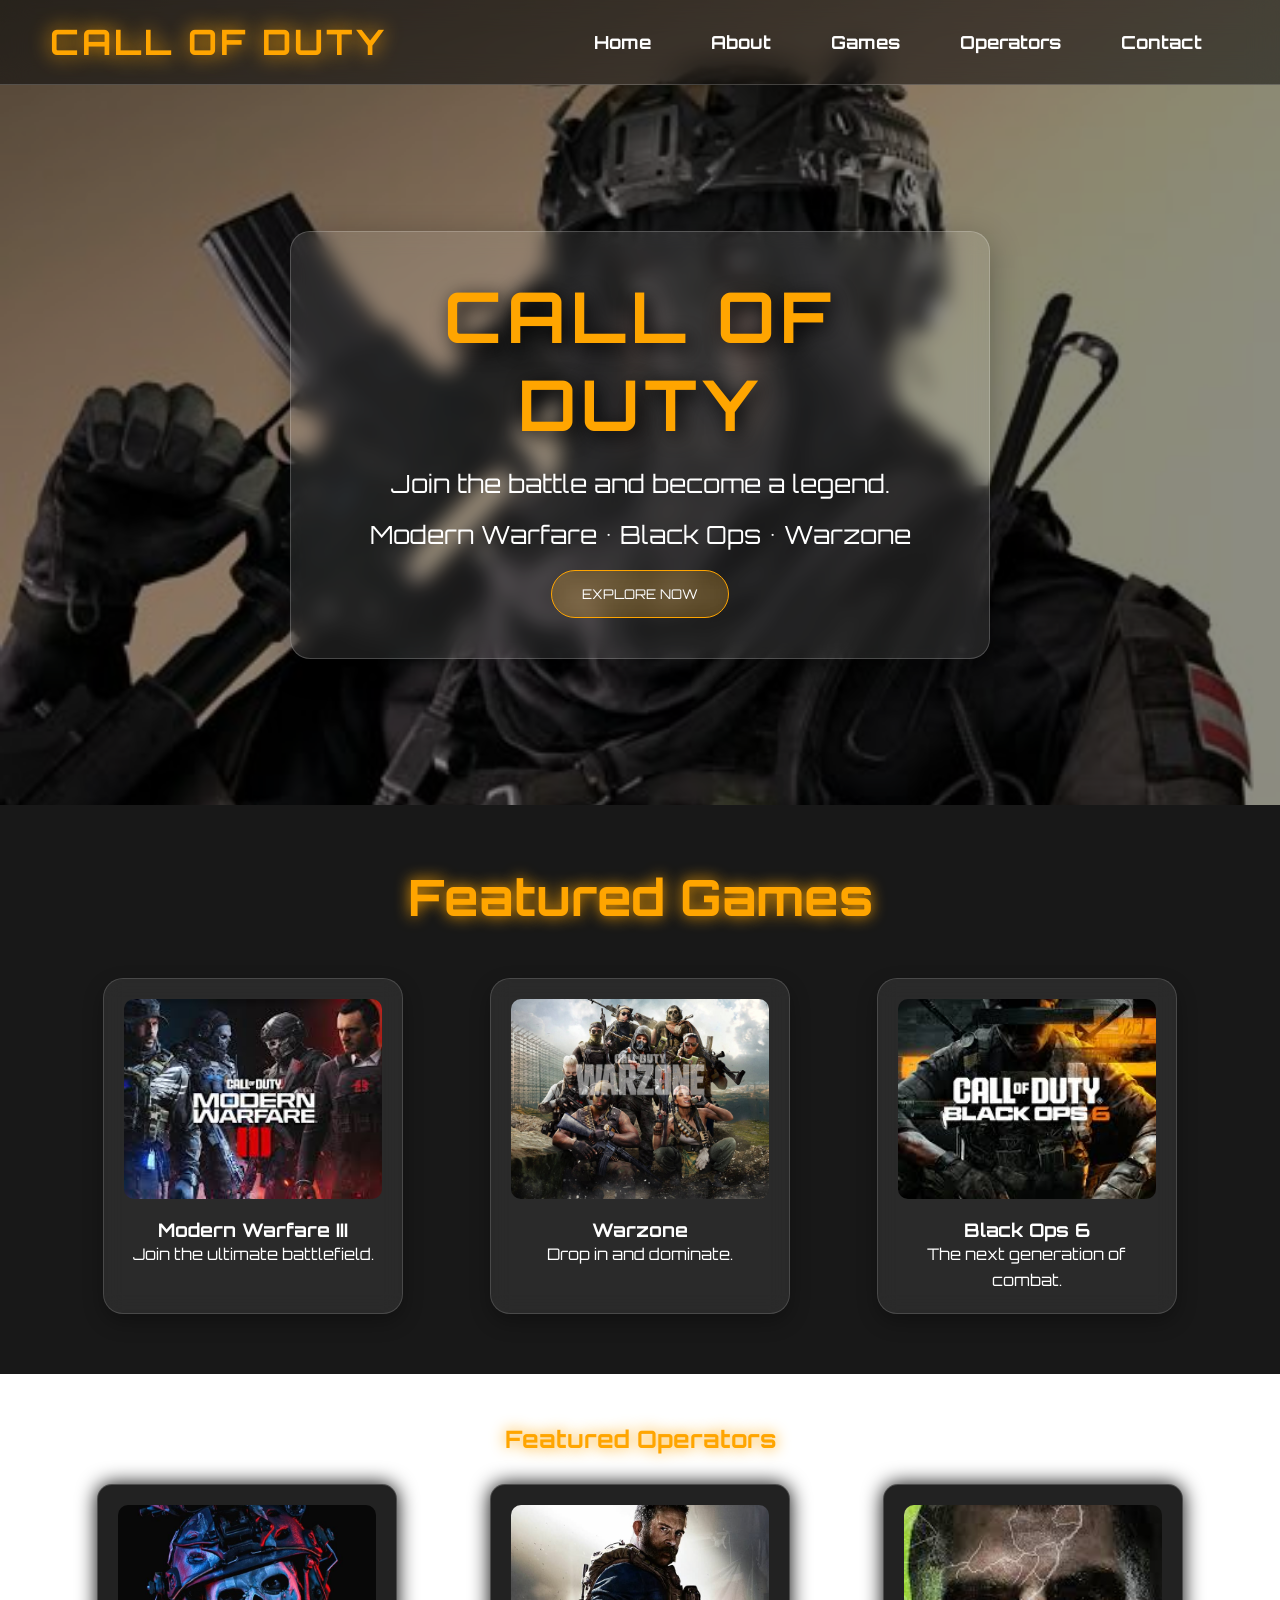
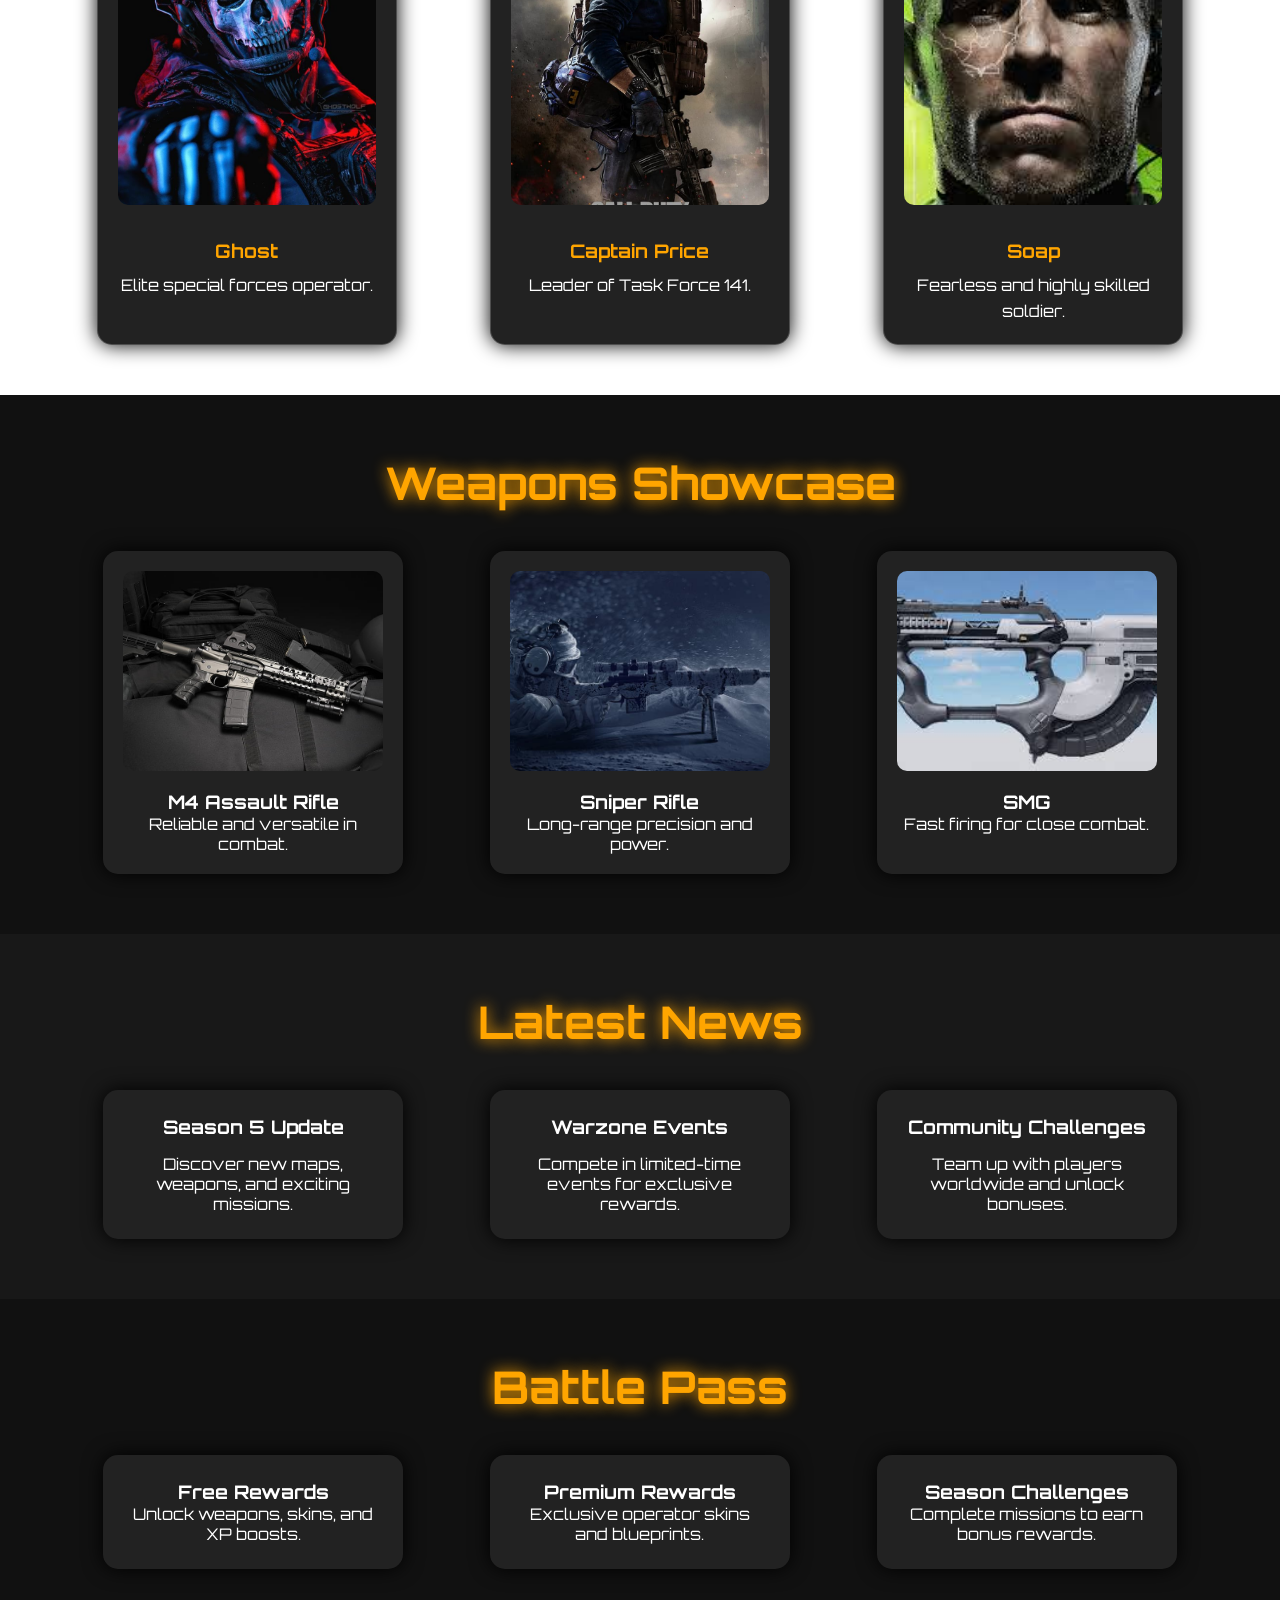
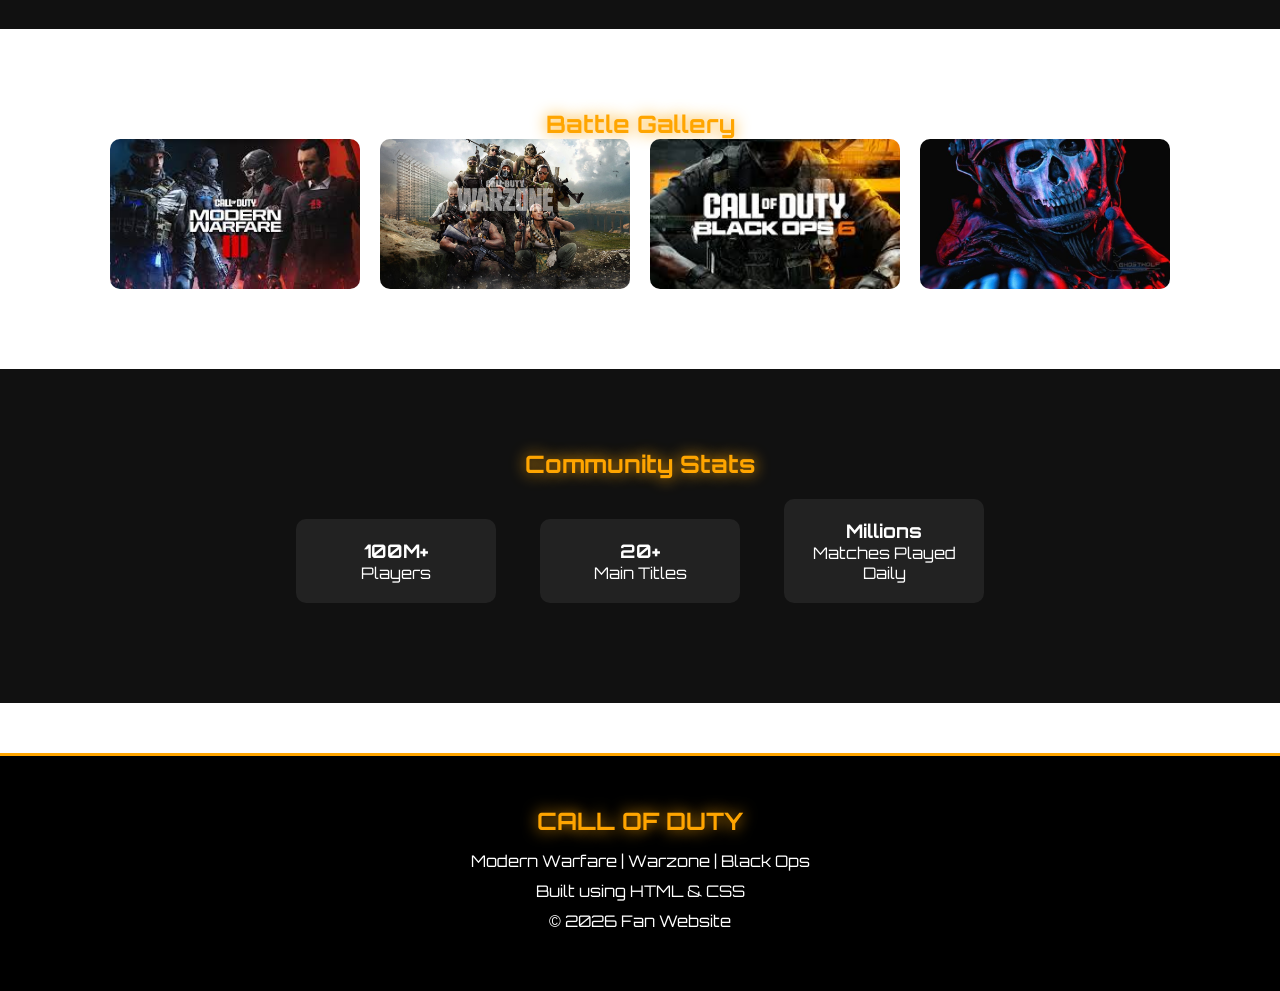
<file: index.html>
<!DOCTYPE html>
<html lang="en">

<head>

<meta charset="UTF-8">

<meta name="viewport" content="width=device-width, initial-scale=1.0">

<title>Call of Duty</title>

<link rel="stylesheet" href="css/style.css">

<link rel="icon" href="images/favicon.png">

<link href="https://fonts.googleapis.com/css2?family=Orbitron:wght@400;700&display=swap" rel="stylesheet">

</head>

<body>

<header>

<div class="logo">

<h1>CALL OF DUTY</h1>

</div>

<nav>

<a href="index.html">Home</a>

<a href="about.html">About</a>

<a href="games.html">Games</a>

<a href="operators.html">Operators</a>

<a href="contact.html">Contact</a>

</nav>

</header>

<section class="hero">

    <div class="hero-content glass">

        <h2>CALL OF DUTY</h2>

        <p>
        Join the battle and become a legend.
        </p>

        <p>
        Modern Warfare • Black Ops • Warzone
        </p>

        <a href="games.html">

            <button>
            EXPLORE NOW
            </button>

        </a>

    </div>

</section>

<section class="cards">

<h2>Featured Games</h2>

<div class="container">

    <div class="game-card">

<img src="images/mw3.jpg" alt="Modern Warfare III">

<h3>Modern Warfare III</h3>

<p>Join the ultimate battlefield.</p>

</div>

<div class="game-card">

<img src="images/warzone.jpg" alt="Warzone">

<h3>Warzone</h3>

<p>Drop in and dominate.</p>

</div>

<div class="game-card">

<img src="images/bo6.jpg" alt="Black Ops 6">

<h3>Black Ops 6</h3>

<p>The next generation of combat.</p>

</div>

</div>

</section>
<section class="operators">

    <h2>Featured Operators</h2>

    <div class="operator-container">

        <div class="operator-card">
            <img src="images/ghost.jpg" alt="ghost">
            <h3>Ghost</h3>
            <p>Elite special forces operator.</p>
        </div>

        <div class="operator-card">
            
              <img src="images/price.jpg" alt="Captain Price">
            <h3>Captain Price</h3>
            <p>Leader of Task Force 141.</p>
        </div>

        <div class="operator-card">
            <img src="images/soap.jpg" alt="Soap">
            <h3>Soap</h3>
            <p>Fearless and highly skilled soldier.</p>
        </div>

    </div>

</section>

<section class="weapons">

    <h2>Weapons Showcase</h2>

    <div class="weapon-container">

        <div class="weapon-card">

            <img src="images/m4.jpg" alt="M4 Rifle">

            <h3>M4 Assault Rifle</h3>

            <p>Reliable and versatile in combat.</p>

        </div>

        <div class="weapon-card">

            <img src="images/sniper.jpg" alt="Sniper Rifle">

            <h3>Sniper Rifle</h3>

            <p>Long-range precision and power.</p>

        </div>

        <div class="weapon-card">

            <img src="images/smg.jpg" alt="SMG">

            <h3>SMG</h3>

            <p>Fast firing for close combat.</p>

        </div>

    </div>

</section>


<section class="news">

    <h2>Latest News</h2>

    <div class="news-container">

        <div class="news-card">

            <h3>Season 5 Update</h3>

            <p>Discover new maps, weapons, and exciting missions.</p>

        </div>

        <div class="news-card">

            <h3>Warzone Events</h3>

            <p>Compete in limited-time events for exclusive rewards.</p>

        </div>

        <div class="news-card">

            <h3>Community Challenges</h3>

            <p>Team up with players worldwide and unlock bonuses.</p>

        </div>

    </div>

</section>

<section class="battlepass">

    <h2>Battle Pass</h2>

    <div class="battle-container">

        <div class="battle-card">
            <h3>Free Rewards</h3>
            <p>Unlock weapons, skins, and XP boosts.</p>
        </div>

        <div class="battle-card">
            <h3>Premium Rewards</h3>
            <p>Exclusive operator skins and blueprints.</p>
        </div>

        <div class="battle-card">
            <h3>Season Challenges</h3>
            <p>Complete missions to earn bonus rewards.</p>
        </div>

    </div>

</section>

<section class="gallery">

<h2>Battle Gallery</h2>

<div class="gallery-container">

<img src="images/mw3.jpg">

<img src="images/warzone.jpg">

<img src="images/bo6.jpg">

<img src="images/ghost.jpg">

</div>

</section>

<section class="stats">

<h2>Community Stats</h2>

<div class="stat-box">

<h3>100M+</h3>

<p>Players</p>

</div>

<div class="stat-box">

<h3>20+</h3>

<p>Main Titles</p>

</div>

<div class="stat-box">

<h3>Millions</h3>

<p>Matches Played Daily</p>

</div>

</section>

<footer>

<h2>CALL OF DUTY</h2>

<p>Modern Warfare | Warzone | Black Ops</p>

<p>Built using HTML & CSS</p>

<p>© 2026 Fan Website</p>

</footer>

</body>

</html>
</file>
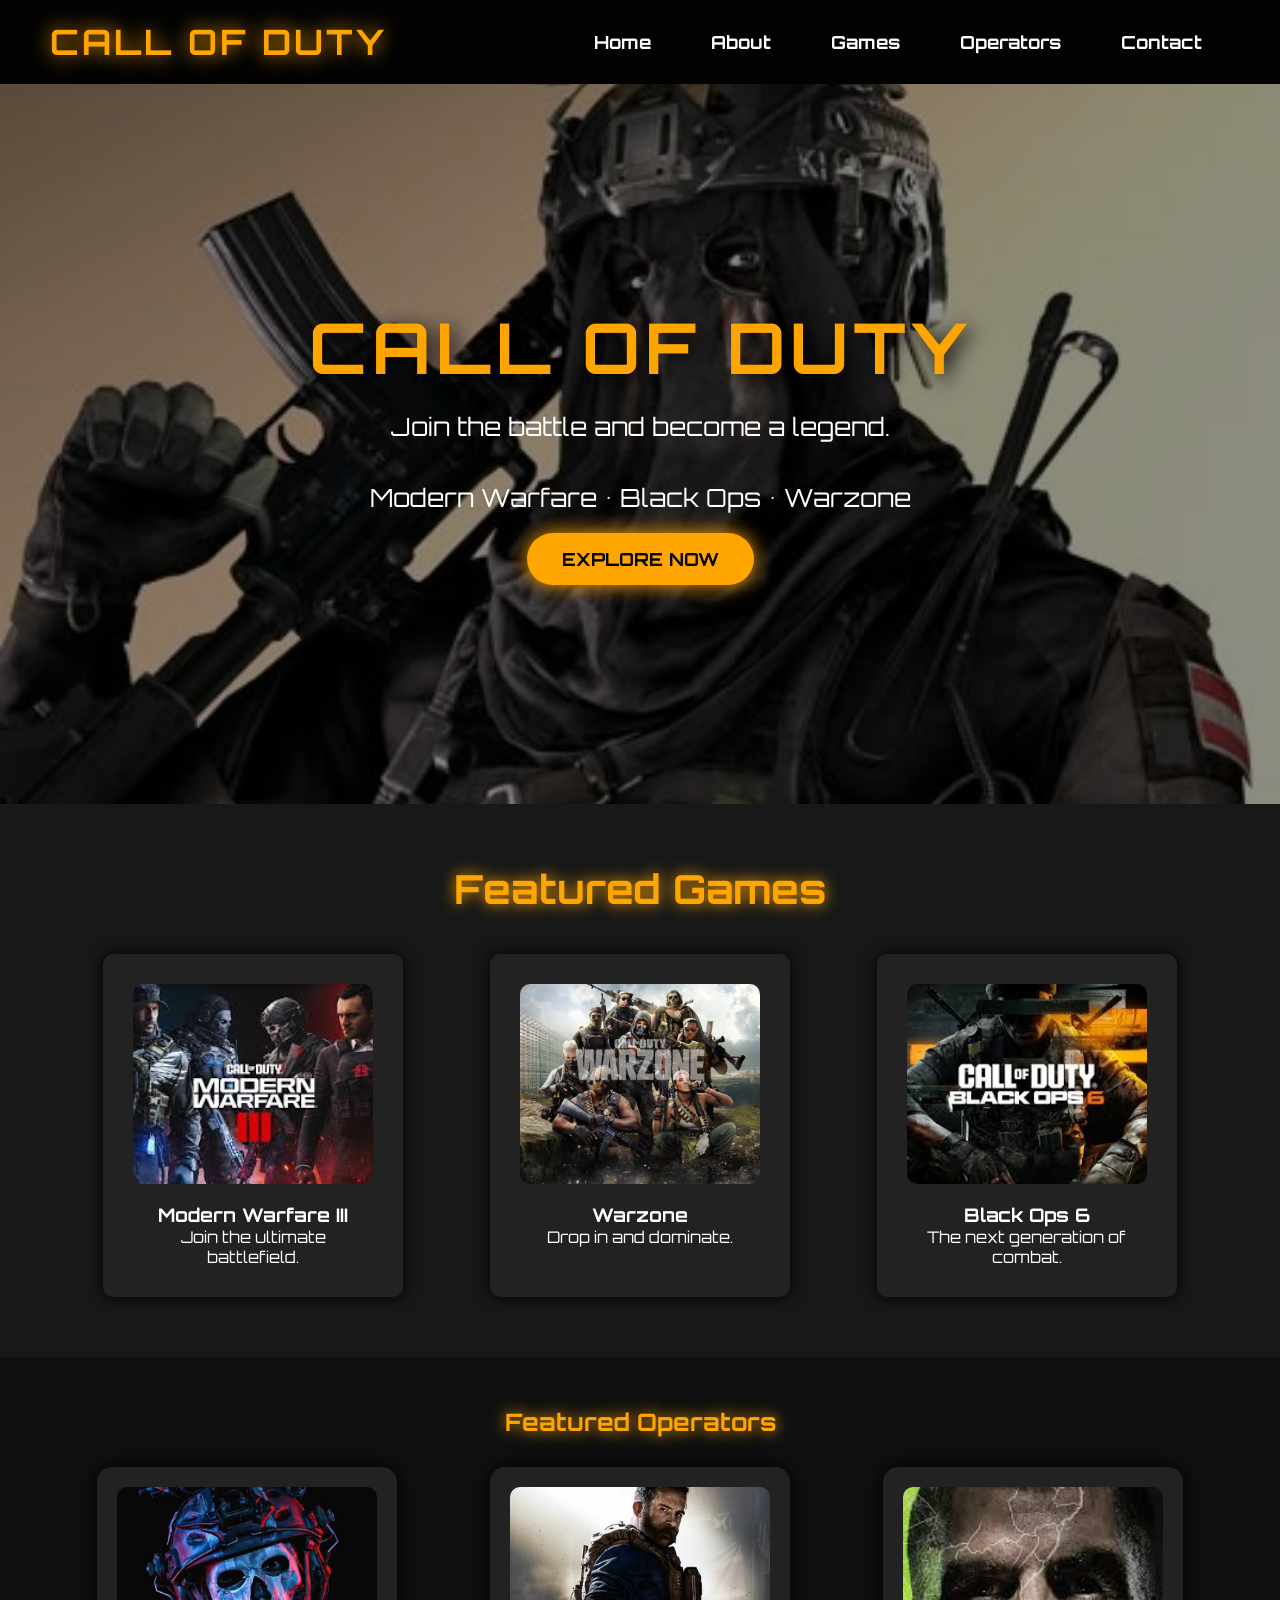
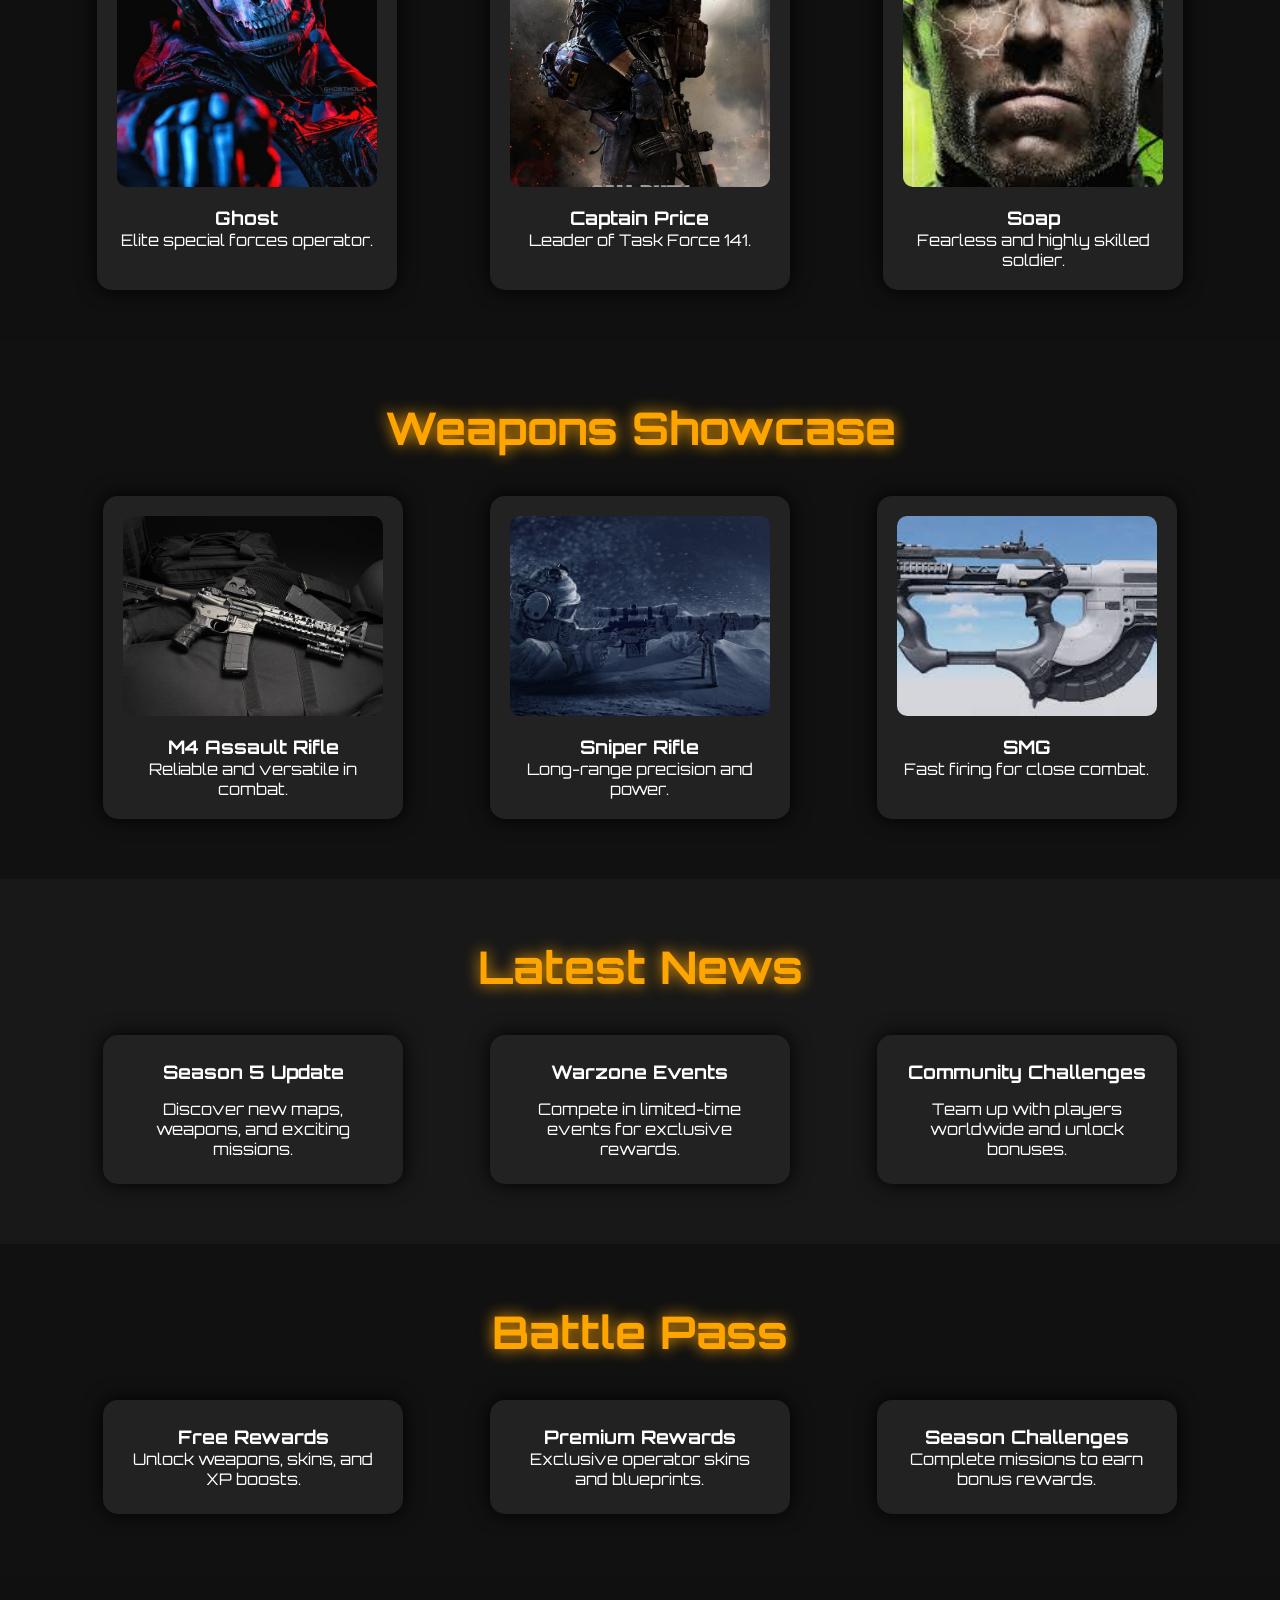
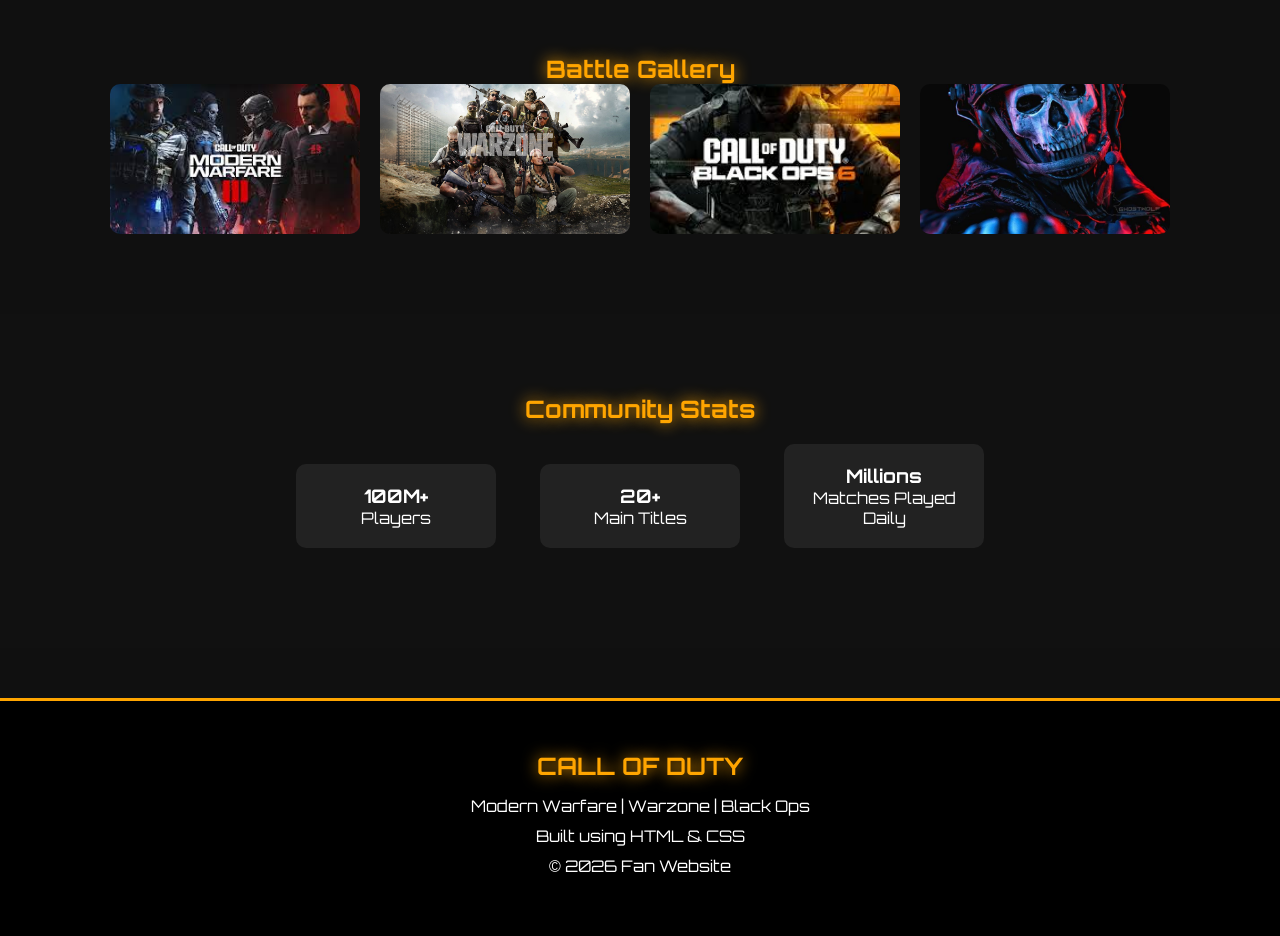
<file: call of duty/index.html>
<!DOCTYPE html>
<html lang="en">

<head>

<meta charset="UTF-8">

<meta name="viewport" content="width=device-width, initial-scale=1.0">

<title>Call of Duty</title>

<link rel="stylesheet" href="css/style.css">

<link rel="icon" href="images/favicon.png">

<link href="https://fonts.googleapis.com/css2?family=Orbitron:wght@400;700&display=swap" rel="stylesheet">

</head>

<body>

<header>

<div class="logo">

<h1>CALL OF DUTY</h1>

</div>

<nav>

<a href="index.html">Home</a>

<a href="about.html">About</a>

<a href="games.html">Games</a>

<a href="operators.html">Operators</a>

<a href="contact.html">Contact</a>

</nav>

</header>

<section class="hero">

    <h2>CALL OF DUTY</h2>

<p>

Join the battle and become a legend.

</p>

<p>

Modern Warfare • Black Ops • Warzone

</p>

<a href="games.html">

<button>

EXPLORE NOW

</button>

</a>

</section>

<section class="cards">

<h2>Featured Games</h2>

<div class="container">

    <div class="card">

<img src="images/mw3.jpg" alt="Modern Warfare III">

<h3>Modern Warfare III</h3>

<p>Join the ultimate battlefield.</p>

</div>

<div class="card">

<img src="images/warzone.jpg" alt="Warzone">

<h3>Warzone</h3>

<p>Drop in and dominate.</p>

</div>

<div class="card">

<img src="images/bo6.jpg" alt="Black Ops 6">

<h3>Black Ops 6</h3>

<p>The next generation of combat.</p>

</div>

</div>

</section>
<section class="operators">

    <h2>Featured Operators</h2>

    <div class="operator-container">

        <div class="operator-card">
            <img src="images/ghost.jpg" alt="ghost">
            <h3>Ghost</h3>
            <p>Elite special forces operator.</p>
        </div>

        <div class="operator-card">
            
              <img src="images/price.jpg" alt="Captain Price">
            <h3>Captain Price</h3>
            <p>Leader of Task Force 141.</p>
        </div>

        <div class="operator-card">
            <img src="images/soap.jpg" alt="Soap">
            <h3>Soap</h3>
            <p>Fearless and highly skilled soldier.</p>
        </div>

    </div>

</section>

<section class="weapons">

    <h2>Weapons Showcase</h2>

    <div class="weapon-container">

        <div class="weapon-card">

            <img src="images/m4.jpg" alt="M4 Rifle">

            <h3>M4 Assault Rifle</h3>

            <p>Reliable and versatile in combat.</p>

        </div>

        <div class="weapon-card">

            <img src="images/sniper.jpg" alt="Sniper Rifle">

            <h3>Sniper Rifle</h3>

            <p>Long-range precision and power.</p>

        </div>

        <div class="weapon-card">

            <img src="images/smg.jpg" alt="SMG">

            <h3>SMG</h3>

            <p>Fast firing for close combat.</p>

        </div>

    </div>

</section>


<section class="news">

    <h2>Latest News</h2>

    <div class="news-container">

        <div class="news-card">

            <h3>Season 5 Update</h3>

            <p>Discover new maps, weapons, and exciting missions.</p>

        </div>

        <div class="news-card">

            <h3>Warzone Events</h3>

            <p>Compete in limited-time events for exclusive rewards.</p>

        </div>

        <div class="news-card">

            <h3>Community Challenges</h3>

            <p>Team up with players worldwide and unlock bonuses.</p>

        </div>

    </div>

</section>

<section class="battlepass">

    <h2>Battle Pass</h2>

    <div class="battle-container">

        <div class="battle-card">
            <h3>Free Rewards</h3>
            <p>Unlock weapons, skins, and XP boosts.</p>
        </div>

        <div class="battle-card">
            <h3>Premium Rewards</h3>
            <p>Exclusive operator skins and blueprints.</p>
        </div>

        <div class="battle-card">
            <h3>Season Challenges</h3>
            <p>Complete missions to earn bonus rewards.</p>
        </div>

    </div>

</section>

<section class="gallery">

<h2>Battle Gallery</h2>

<div class="gallery-container">

<img src="images/mw3.jpg">

<img src="images/warzone.jpg">

<img src="images/bo6.jpg">

<img src="images/ghost.jpg">

</div>

</section>

<section class="stats">

<h2>Community Stats</h2>

<div class="stat-box">

<h3>100M+</h3>

<p>Players</p>

</div>

<div class="stat-box">

<h3>20+</h3>

<p>Main Titles</p>

</div>

<div class="stat-box">

<h3>Millions</h3>

<p>Matches Played Daily</p>

</div>

</section>

<footer>

<h2>CALL OF DUTY</h2>

<p>Modern Warfare | Warzone | Black Ops</p>

<p>Built using HTML & CSS</p>

<p>© 2026 Fan Website</p>

</footer>

</body>

</html>
</file>
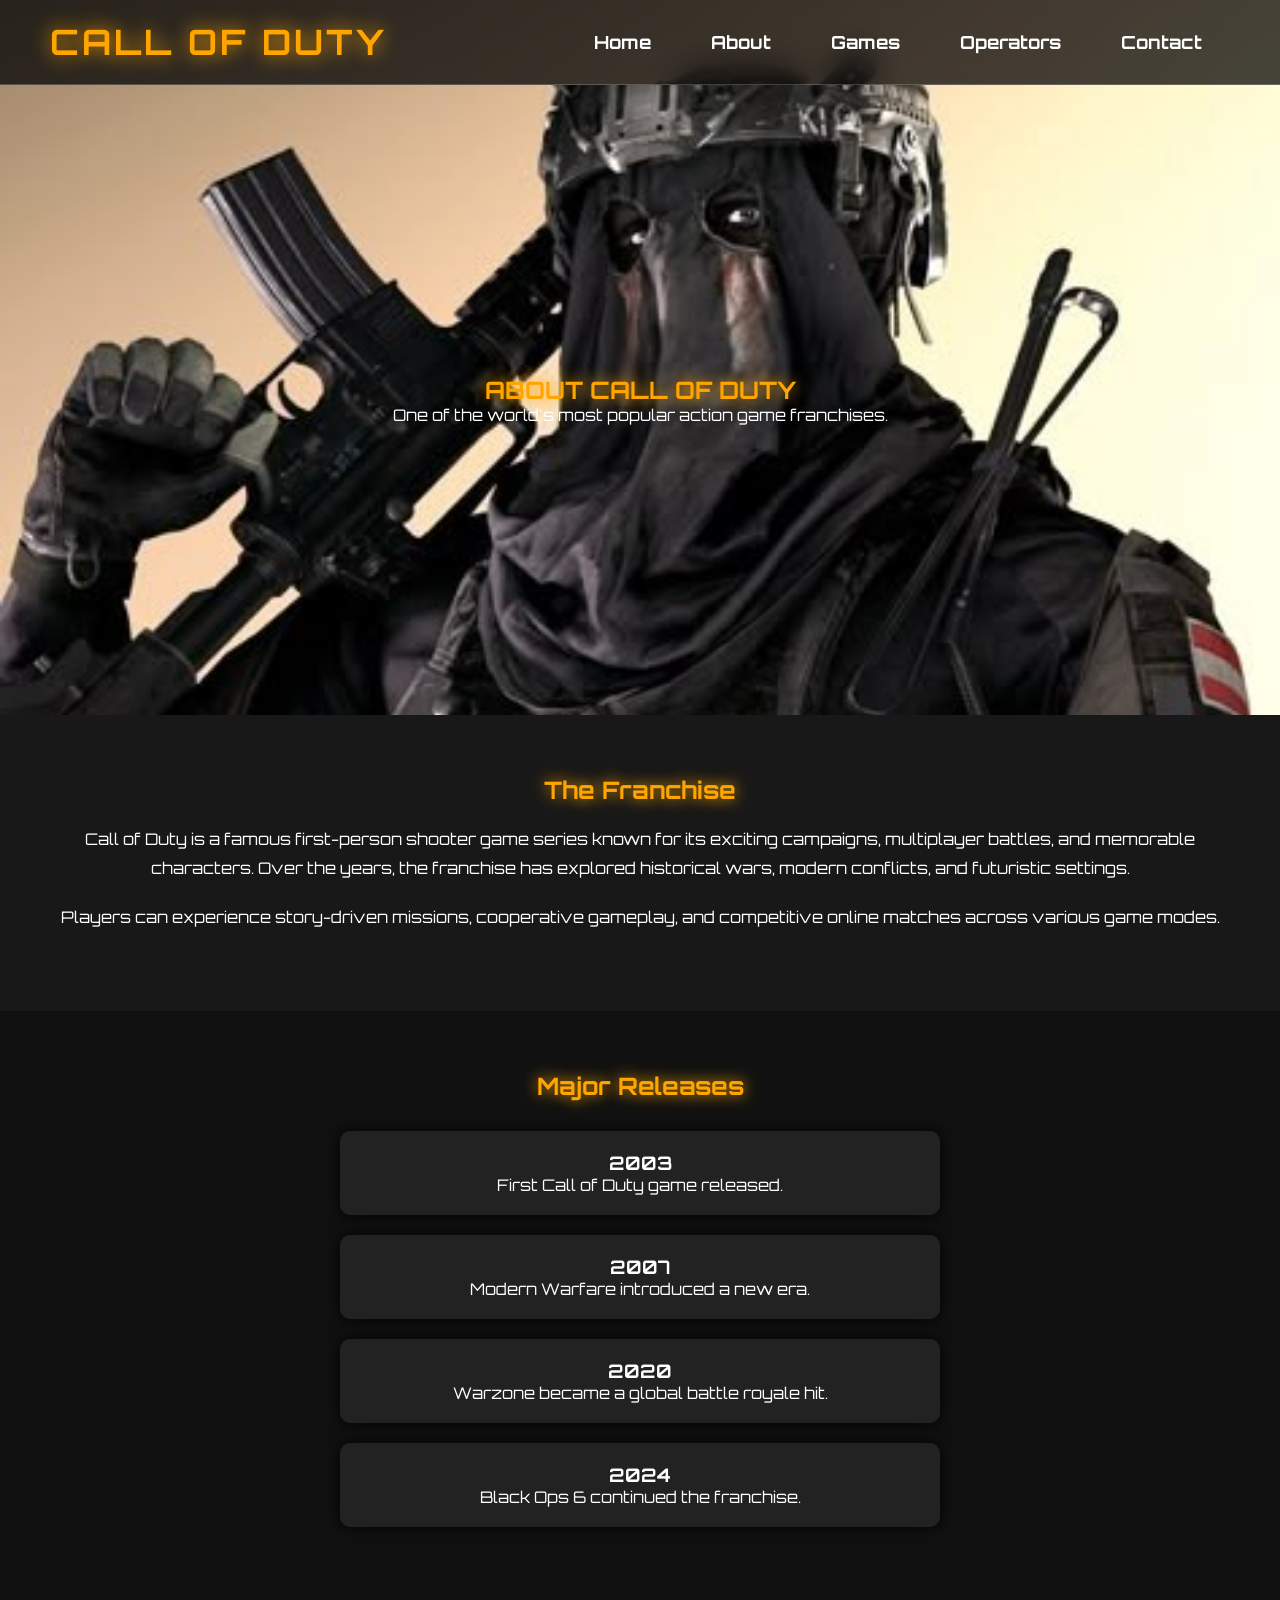
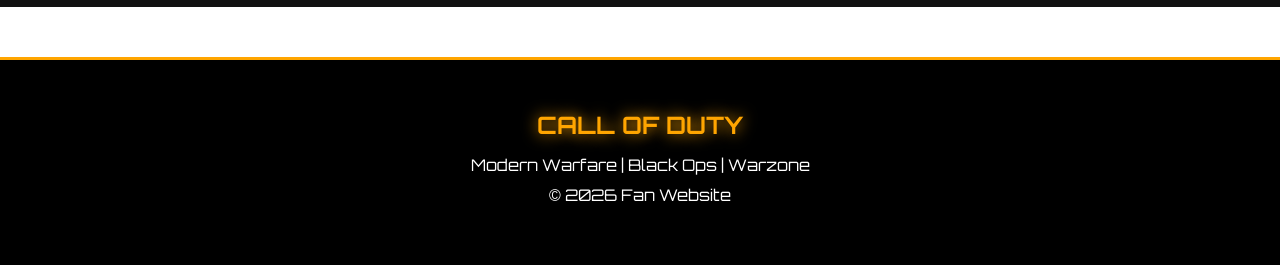
<file: about.html>
<!DOCTYPE html>
<html lang="en">

<head>

<meta charset="UTF-8">

<meta name="viewport" content="width=device-width, initial-scale=1.0">

<title>About Call of Duty</title>

<link rel="stylesheet" href="css/style.css">

<link rel="icon" href="images/favicon.png">

<link href="https://fonts.googleapis.com/css2?family=Orbitron:wght@400;700&display=swap" rel="stylesheet">

</head>

<body>

<header>

<div class="logo">
<h1>CALL OF DUTY</h1>
</div>

<nav>

<a href="index.html">Home</a>
<a href="about.html">About</a>
<a href="games.html">Games</a>
<a href="operators.html">Operators</a>
<a href="contact.html">Contact</a>

</nav>

</header>

<section class="about-banner">

<h2>ABOUT CALL OF DUTY</h2>

<p>

One of the world's most popular action game franchises.

</p>

</section>

<section class="about-content">

<h2>The Franchise</h2>

<p>

Call of Duty is a famous first-person shooter game series known for its exciting campaigns, multiplayer battles, and memorable characters. Over the years, the franchise has explored historical wars, modern conflicts, and futuristic settings.

</p>

<p>

Players can experience story-driven missions, cooperative gameplay, and competitive online matches across various game modes.

</p>

</section>

<section class="timeline">

<h2>Major Releases</h2>

<div class="timeline-card">

<h3>2003</h3>

<p>First Call of Duty game released.</p>

</div>

<div class="timeline-card">

<h3>2007</h3>

<p>Modern Warfare introduced a new era.</p>

</div>

<div class="timeline-card">

<h3>2020</h3>

<p>Warzone became a global battle royale hit.</p>

</div>

<div class="timeline-card">

<h3>2024</h3>

<p>Black Ops 6 continued the franchise.</p>

</div>

</section>

<footer>

<h2>CALL OF DUTY</h2>

<p>Modern Warfare | Black Ops | Warzone</p>

<p>© 2026 Fan Website</p>

</footer>

</body>

</html>
</file>
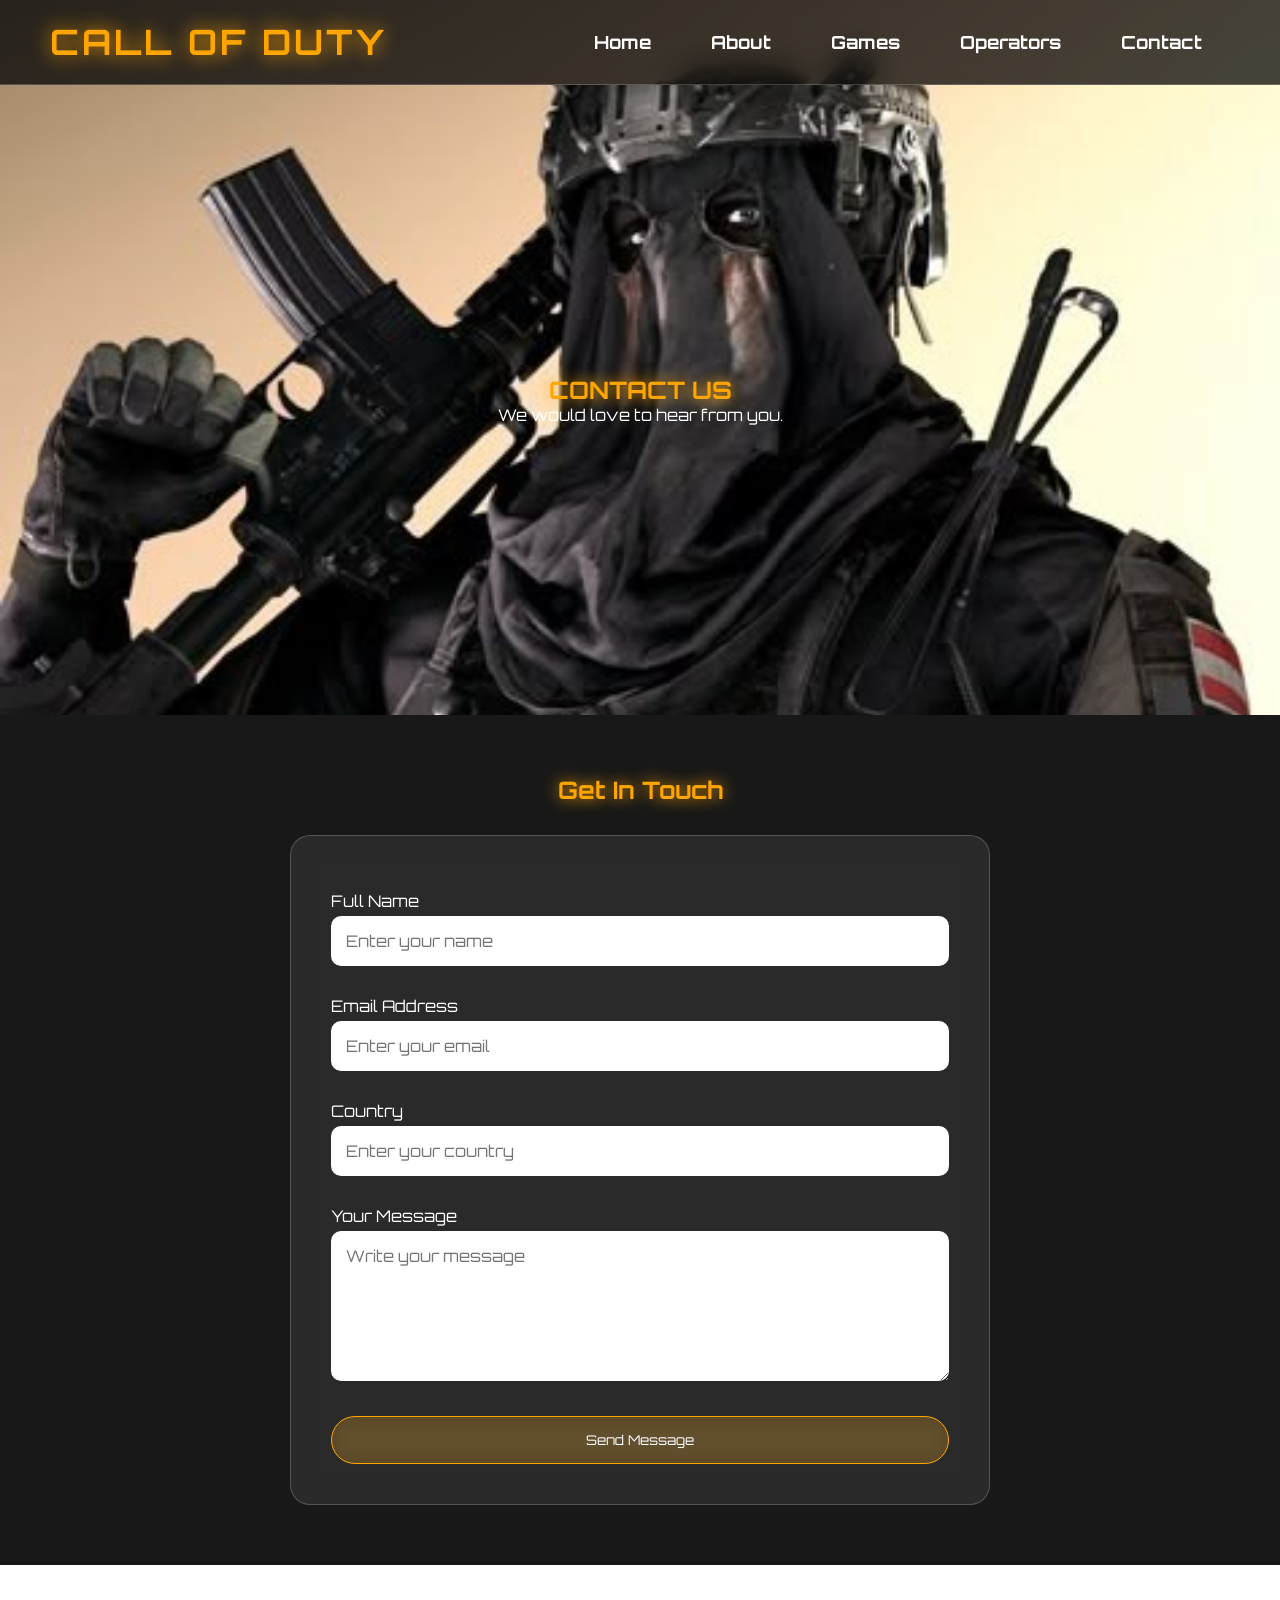
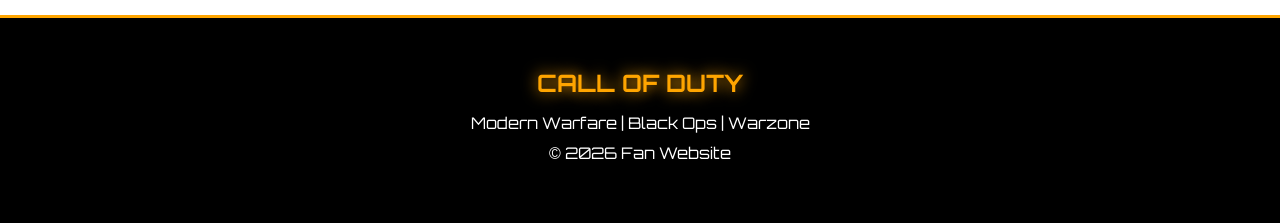
<file: contact.html>
<!DOCTYPE html>
<html lang="en">

<head>

<meta charset="UTF-8">

<meta name="viewport" content="width=device-width, initial-scale=1.0">

<title>Contact</title>

<link rel="stylesheet" href="css/style.css">

<link rel="icon" href="images/favicon.png">

<link href="https://fonts.googleapis.com/css2?family=Orbitron:wght@400;700&display=swap" rel="stylesheet">

</head>

<body>

<header>

<div class="logo">

<h1>CALL OF DUTY</h1>

</div>

<nav>

<a href="index.html">Home</a>

<a href="about.html">About</a>

<a href="games.html">Games</a>

<a href="operators.html">Operators</a>

<a href="contact.html">Contact</a>

</nav>

</header>

<section class="contact-banner">

<h2>CONTACT US</h2>

<p>

We would love to hear from you.

</p>

</section>

<section class="contact-section">

<h2>Get In Touch</h2>

<form>

<label>Full Name</label>

<input type="text" placeholder="Enter your name">

<label>Email Address</label>

<input type="email" placeholder="Enter your email">

<label>Country</label>

<input type="text" placeholder="Enter your country">

<label>Your Message</label>

<textarea rows="6" placeholder="Write your message"></textarea>

<button type="submit">

Send Message

</button>

</form>

</section>
<footer>

<h2>CALL OF DUTY</h2>

<p>

Modern Warfare | Black Ops | Warzone

</p>

<p>

© 2026 Fan Website

</p>

</footer>

</body>

</html>
</file>
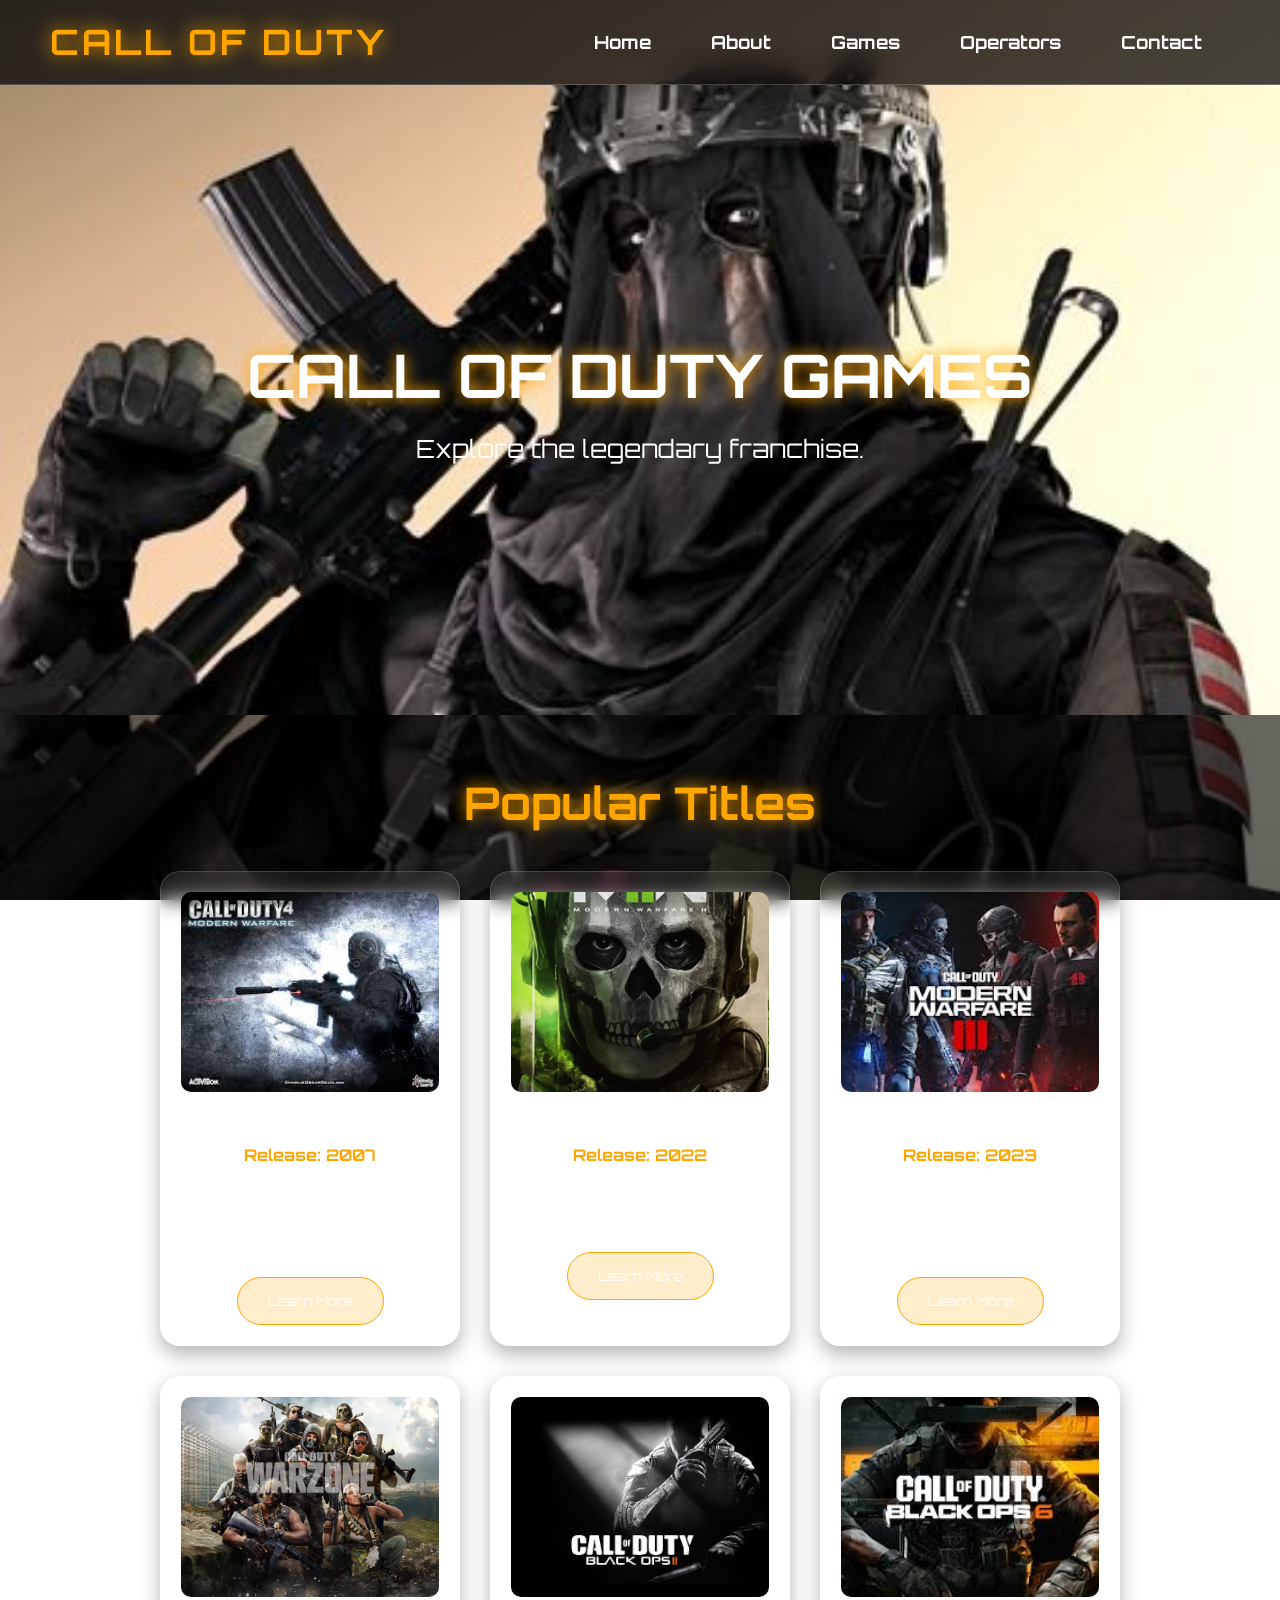
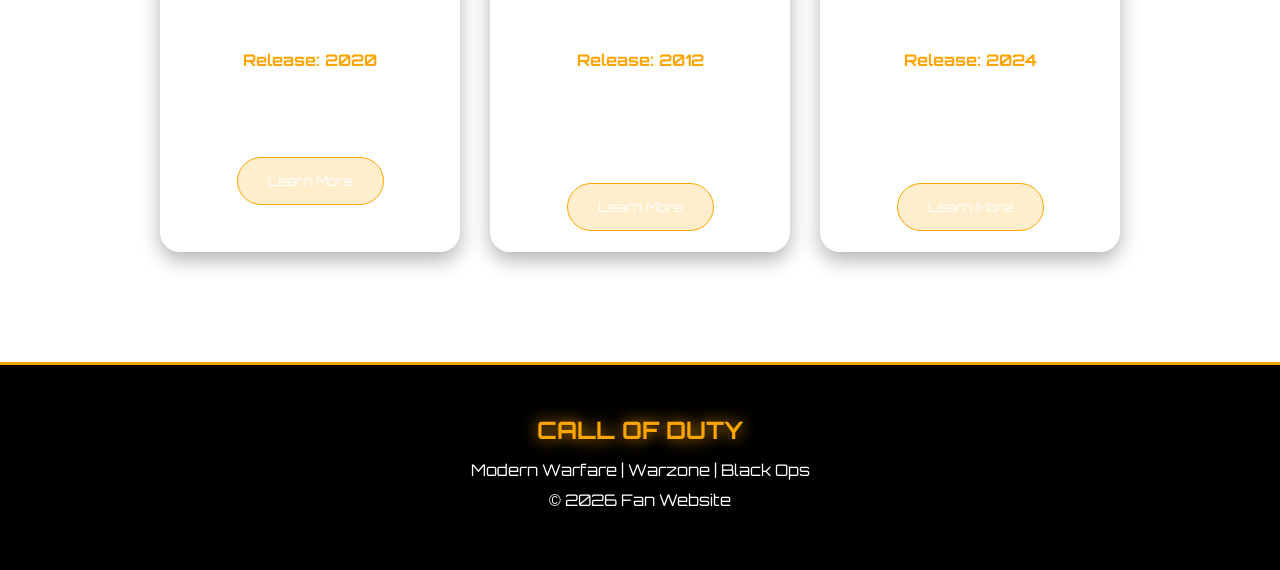
<file: games.html>
<!DOCTYPE html>
<html lang="en">

<head>

    <meta charset="UTF-8">

    <meta name="viewport" content="width=device-width, initial-scale=1.0">

    <title>Call of Duty Games</title>

    <link rel="stylesheet" href="css/style.css">

    <link rel="icon" href="images/favicon.png">

<link href="https://fonts.googleapis.com/css2?family=Orbitron:wght@400;700&display=swap" rel="stylesheet">

</head>

<body>

<header>

<div class="logo">

<h1>CALL OF DUTY</h1>

</div>

<nav>

<a href="index.html">Home</a>

<a href="about.html">About</a>

<a href="games.html">Games</a>

<a href="operators.html">Operators</a>

<a href="contact.html">Contact</a>

</nav>

</header>

<section class="game-banner">

<h2>CALL OF DUTY GAMES</h2>

<p>

Explore the legendary franchise.

</p>

</section>

<section class="game-list">

<h2>Popular Titles</h2>

<div class="game-container">

<div class="game-card">

<img src="images/cod4.jpg" alt="COD4">

<h3>Call of Duty 4</h3>

<h4>Release: 2007</h4>

<p>
The game that revolutionized modern military shooters with its unforgettable campaign and multiplayer.
</p>

<button>

Learn More

</button>

</div>

<div class="game-card">

<img src="images/mw2.jpg" alt="MW2">

<h3>Modern Warfare II</h3>

<h4>Release: 2022</h4>

<p>
Join Task Force 141 on a global mission packed with action and iconic operators.
</p>

<button>

Learn More

</button>
</div>

<div class="game-card">

<img src="images/mw3.jpg" alt="MW3">

<h3>Modern Warfare III</h3>

<h4>Release: 2023</h4>

<p>
Continue the battle with Captain Price and face new challenges across thrilling missions.
</p>

<button>

Learn More

</button>

</div>

<div class="game-card">

<img src="images/warzone.jpg" alt="Warzone">

<h3>Warzone</h3>

<h4>Release: 2020</h4>

<p>
Battle against players worldwide and become the last squad standing.
</p>

<button>

Learn More

</button>

</div>

<div class="game-card">

<img src="images/bo2.jpg" alt="BO2">

<h3>Black Ops II</h3>

<h4>Release: 2012</h4>

<p>
Experience futuristic warfare where your decisions shape the outcome.
</p>

<button>

Learn More

</button>

</div>

<div class="game-card">

<img src="images/bo6.jpg" alt="BO6">

<h3>Black Ops 6</h3>

<h4>Release: 2024</h4>

<p>
Enter the world of covert operations with exciting multiplayer and campaign missions.
</p>

<button>

Learn More

</button>

</div>

</div>

</section>


<footer>

<h2>CALL OF DUTY</h2>

<p>

Modern Warfare | Warzone | Black Ops

</p>

<p>

© 2026 Fan Website

</p>

</footer>

</body>

</html>
</file>
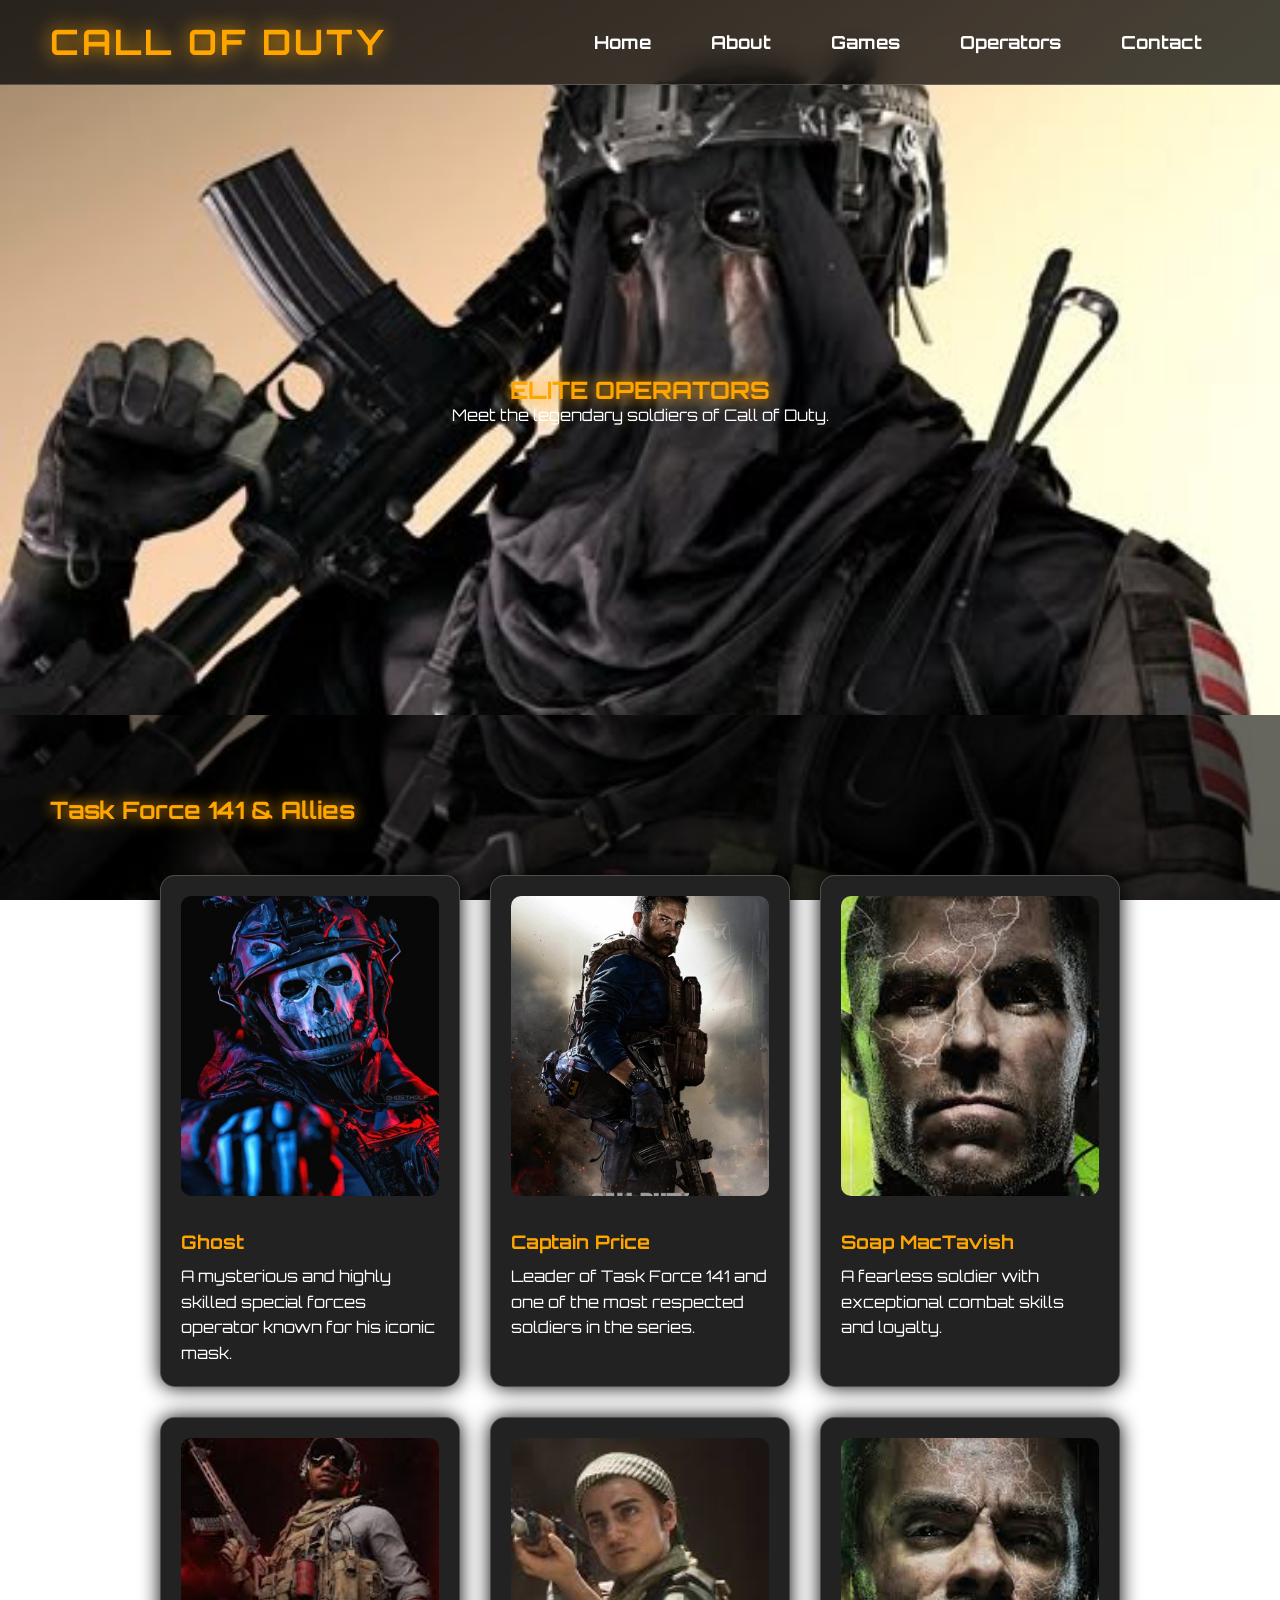
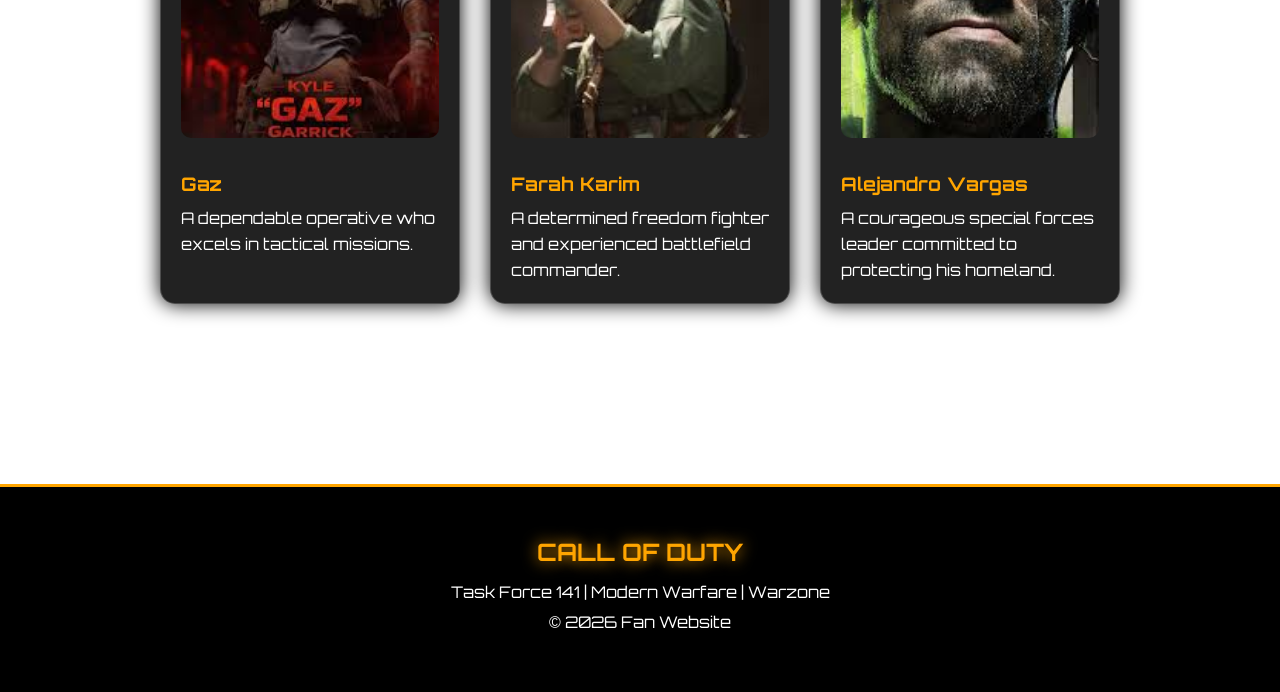
<file: operators.html>
<!DOCTYPE html>
<html lang="en">

<head>

<meta charset="UTF-8">

<meta name="viewport" content="width=device-width, initial-scale=1.0">

<title>Operators</title>

<link rel="stylesheet" href="css/style.css">


<link rel="icon" href="images/favicon.png">

<link href="https://fonts.googleapis.com/css2?family=Orbitron:wght@400;700&display=swap" rel="stylesheet">

</head>

<body>

<header>

<div class="logo">

<h1>CALL OF DUTY</h1>

</div>

<nav>

<a href="index.html">Home</a>

<a href="about.html">About</a>

<a href="games.html">Games</a>

<a href="operators.html">Operators</a>

<a href="contact.html">Contact</a>

</nav>

</header>

<section class="operator-banner">

<h2>ELITE OPERATORS</h2>

<p>

Meet the legendary soldiers of Call of Duty.

</p>

</section>

<section class="operator-list">

<h2>Task Force 141 & Allies</h2>

<div class="operator-grid">

<div class="operator-card">

<img src="images/ghost.jpg" alt="Ghost">

<h3>Ghost</h3>

<p>
A mysterious and highly skilled special forces operator known for his iconic mask.
</p>

</div>

<div class="operator-card">

<img src="images/price.jpg" alt="Captain Price">

<h3>Captain Price</h3>

<p>
Leader of Task Force 141 and one of the most respected soldiers in the series.
</p>

</div>

<div class="operator-card">

<img src="images/soap.jpg" alt="Soap">

<h3>Soap MacTavish</h3>

<p>
A fearless soldier with exceptional combat skills and loyalty.
</p>

</div>

<div class="operator-card">

<img src="images/gaz.jpg" alt="Gaz">

<h3>Gaz</h3>

<p>
A dependable operative who excels in tactical missions.
</p>

</div>

<div class="operator-card">

<img src="images/farah.jpg" alt="Farah">

<h3>Farah Karim</h3>

<p>
A determined freedom fighter and experienced battlefield commander.
</p>

</div>

<div class="operator-card">

<img src="images/alejandro.jpg" alt="Alejandro">

<h3>Alejandro Vargas</h3>

<p>
A courageous special forces leader committed to protecting his homeland.
</p>

</div>

</div>

</section>

<footer>

<h2>CALL OF DUTY</h2>

<p>

Task Force 141 | Modern Warfare | Warzone

</p>

<p>

© 2026 Fan Website

</p>

</footer>

</body>

</html>
</file>
<file: css/style.css>
body{

background:

linear-gradient(rgba(0,0,0,.6),rgba(0,0,0,.6)),

url("../images/hero.jpg");

background-size:cover;

background-attachment:fixed;

color:white;

}

*{
margin:0;
padding:0;
box-sizing:border-box;
font-family:'Orbitron',sans-serif;
}


header{

position: sticky;

top: 0;

display: flex;

justify-content: space-between;

align-items: center;

padding: 20px 50px;

background: rgba(20,20,20,0.4);

backdrop-filter: blur(15px);

-webkit-backdrop-filter: blur(15px);

border-bottom: 1px solid rgba(255,255,255,0.2);

z-index: 1000;

}

.logo h1{

font-size:38px;

color:orange;

letter-spacing:4px;

text-shadow:0 0 20px orange;

}
nav a{

    text-decoration: none;
    color: white;
    margin: 0 10px;
    padding: 10px 18px;
    font-size: 18px;
    font-weight: bold;
    border-radius: 8px;
    transition: 0.3s;
    position: relative;

}

nav a:hover{

    background: orange;
    color: black;

}

nav a::after{

    content: "";
    position: absolute;
    left: 0;
    bottom: -5px;
    width: 0;
    height: 3px;
    background: orange;
    transition: 0.3s;

}

nav a:hover::after{

    width: 100%;

}



.hero{

height:80vh;

background:url("../images/hero.jpg");

background-size:cover;

background-position:center;

display:flex;

flex-direction:column;

justify-content:center;

align-items:center;

text-align:center;

}

.hero h2{

font-size:70px;

letter-spacing:5px;

text-shadow:5px 5px 20px black;

}

.hero p{

font-size:25px;

margin:20px;

}

button{

background:rgba(255,165,0,.2);

backdrop-filter:blur(10px);

border:1px solid orange;

color:white;

padding:15px 30px;

border-radius:30px;

cursor:pointer;

transition:.3s;

}

button:hover{

background:orange;

color:black;

}





.cards{

padding:50px;

text-align:center;

}

.cards h2{

color:orange;

font-size:50px;

margin-bottom:50px;

}

.container{

display:flex;

justify-content:space-around;

}

.card{

background:#222;

padding:30px;

width:300px;

border-radius:10px;

transition:0.3s;

box-shadow:0 0 15px black;

}

.card:hover{

transform:translateY(-10px);

box-shadow:0 0 30px orange;

}

footer{

background:#000;

padding:60px;

text-align:center;

border-top:3px solid orange;

}

footer h2{

margin-bottom:20px;

color:orange;

}

footer p{

margin:10px;

}


.operators{

padding:50px;

text-align:center;

}

.operator-container{

display:flex;

justify-content:space-around;

margin-top:30px;

}

.operator-card{

    background: rgba(255,255,255,0.08);

    backdrop-filter: blur(10px);

    -webkit-backdrop-filter: blur(10px);

    width: 300px;

    padding: 20px;

    border-radius: 20px;

    border: 1px solid rgba(255,255,255,0.2);

    transition: .4s;

    box-shadow: 0 8px 32px rgba(0,0,0,0.3);

}

.operator-card img{

width:100%;

border-radius:10px;

}

.operator-card:hover{

    transform: translateY(-10px);

    box-shadow: 0 0 25px orange;

}


.operator-card img{

    width: 100%;

    height: 250px;

    object-fit: cover;

    border-radius: 15px;

}
.cards{

padding:60px;

background:#181818;

text-align:center;

}
.operator-card h3{

    margin-top: 15px;

    color: orange;

}

.operator-card p{

    margin-top: 10px;

    line-height: 1.6;

}
nav a{

transition:.3s;

}

nav a:hover{

background:orange;

color:black;

padding:10px;

border-radius:5px;

}

.weapons{

padding:60px;

background:#111;

text-align:center;

}

.weapons h2{

font-size:45px;

color:orange;

margin-bottom:40px;

}

.weapon-container{

display:flex;

justify-content:space-around;

}

.weapon-card{

width:300px;

background:#222;

padding:20px;

border-radius:15px;

box-shadow:0 0 20px black;

transition:.4s;

}

.weapon-card img{

width:100%;

height:200px;

object-fit:cover;

border-radius:10px;

margin-bottom:15px;

}

.weapon-card:hover{

transform:translateY(-10px);

box-shadow:0 0 30px orange;

}

.news{

padding:60px;

background:#181818;

text-align:center;

}

.news h2{

font-size:45px;

color:orange;

margin-bottom:40px;

}

.news-container{

display:flex;

justify-content:space-around;

}

.news-card{

width:300px;

background:#222;

padding:25px;

border-radius:15px;

box-shadow:0 0 20px black;

transition:.4s;

}

.news-card:hover{

transform:translateY(-10px);

box-shadow:0 0 30px orange;

}

.news-card h3{

margin-bottom:15px;

}

.battlepass{

padding:60px;

background:#111;

text-align:center;

}

.battlepass h2{

font-size:45px;

color:orange;

margin-bottom:40px;

}

.battle-container{

display:flex;

justify-content:space-around;

}

.battle-card{

width:300px;

background:#222;

padding:25px;

border-radius:15px;

box-shadow:0 0 20px black;

transition:.4s;

}

.battle-card:hover{

transform:translateY(-10px);

box-shadow:0 0 30px orange;

}

.logo h1{

color:orange;

letter-spacing:3px;

font-size:35px;

}

.hero{

position:relative;

}

.hero::before{

content:"";

position:absolute;

top:0;

left:0;

width:100%;

height:100%;

background:rgba(0,0,0,.45);

}

.hero>*{

position:relative;

z-index:1;

}

footer{

background:black;

text-align:center;

padding:50px;

margin-top:50px;

}

footer h2{

color:orange;

margin-bottom:15px;

}

footer p{

margin:10px;

}

.game-banner{

height:70vh;

background:url("../images/hero.jpg");

background-size:cover;

background-position:center;

display:flex;

flex-direction:column;

justify-content:center;

align-items:center;

text-align:center;

}

.game-banner h2{

font-size:60px;

color:white;

}

.game-banner p{

font-size:25px;

margin-top:20px;

}

.game-list{

padding:60px;

text-align:center;

}

.game-list h2{

font-size:45px;

color:orange;

margin-bottom:40px;

}

.game-container{

display:flex;

flex-wrap:wrap;

justify-content:center;

gap:30px;

}

.game-card{

    background: rgba(255,255,255,0.08);

    backdrop-filter: blur(10px);

    -webkit-backdrop-filter: blur(10px);

    border: 1px solid rgba(255,255,255,0.15);

    width: 300px;

    padding: 20px;

    border-radius: 20px;

    overflow: hidden;

    transition: .4s;

    box-shadow: 0 8px 20px rgba(0,0,0,.3);

}
.game-card img{

width:100%;

height:200px;

object-fit:cover;

border-radius:10px;

margin-bottom:15px;

}

.game-card:hover{

transform:translateY(-10px);

box-shadow:0 0 30px orange;

}

.game-card h4{

color:orange;

margin:10px;

}

.game-card p{

line-height:1.6;

}


.operator-banner{

height:70vh;

background:url("../images/hero.jpg");

background-size:cover;

background-position:center;

display:flex;

flex-direction:column;

justify-content:center;

align-items:center;

text-align:center;

}

.operator-grid{

display:flex;

flex-wrap:wrap;

justify-content:center;

gap:30px;

padding:50px;

}

.operator-card{

width:300px;

background:#222;

padding:20px;

border-radius:15px;

box-shadow:0 0 20px black;

transition:.4s;

}

.operator-card img{

width:100%;

height:300px;

object-fit:cover;

border-radius:10px;

margin-bottom:15px;

}

.operator-card:hover{

transform:translateY(-10px);

box-shadow:0 0 30px orange;

}


.about-banner{

height:70vh;

background:url("../images/hero.jpg");

background-size:cover;

background-position:center;

display:flex;

flex-direction:column;

justify-content:center;

align-items:center;

text-align:center;

}

.about-content{

padding:60px;

text-align:center;

background:#181818;

}

.about-content h2{

color:orange;

margin-bottom:20px;

}

.about-content p{

line-height:1.8;

margin-bottom:20px;

}

.timeline{

padding:60px;

text-align:center;

background:#111;

}

.timeline h2{

color:orange;

margin-bottom:30px;

}

.timeline-card{

background:#222;

padding:20px;

margin:20px auto;

max-width:600px;

border-radius:10px;

box-shadow:0 0 15px black;

transition:.3s;

}

.timeline-card:hover{

transform:scale(1.03);

box-shadow:0 0 20px orange;

}


.contact-banner{

height:70vh;

background:url("../images/hero.jpg");

background-size:cover;

background-position:center;

display:flex;

flex-direction:column;

justify-content:center;

align-items:center;

text-align:center;

}

.contact-section{

padding:60px;

background:#181818;

text-align:center;

}

.contact-section h2{

color:orange;

margin-bottom:30px;

}

form{

max-width:700px;

margin:auto;

display:flex;

flex-direction:column;

}

label{

margin-top:15px;

margin-bottom:5px;

text-align:left;

}

input,textarea{

padding:15px;

border:none;

border-radius:10px;

margin-bottom:15px;

font-size:16px;

}

form button{

margin-top:20px;

}


html{

scroll-behavior:smooth;

}

section{

padding:80px 50px;

}

h2{

color:orange;

text-shadow:0 0 15px orange;

}

.gallery{

text-align:center;

}

.gallery-container{

display:flex;

justify-content:center;

gap:20px;

flex-wrap:wrap;

}

.gallery-container img{

width:250px;

height:150px;

object-fit:cover;

border-radius:10px;

transition:.3s;

}

.gallery-container img:hover{

transform:scale(1.05);

}

.stats{

text-align:center;

background:#111;

}

.stat-box{

display:inline-block;

margin:20px;

padding:20px;

background:#222;

border-radius:10px;

width:200px;

}

.glass{

    background: rgba(255, 255, 255, 0.1);

    backdrop-filter: blur(10px);

    -webkit-backdrop-filter: blur(10px);

    border: 1px solid rgba(255, 255, 255, 0.2);

    border-radius: 20px;

    box-shadow: 0 8px 32px rgba(0, 0, 0, 0.3);

}

.hero-content{

max-width:700px;

 margin:auto;

 padding:40px;

  text-align:center;

}


form{

background:rgba(255,255,255,.08);

backdrop-filter:blur(15px);

padding:40px;

border-radius:20px;

border:1px solid rgba(255,255,255,.2);

}
</file>
<file: call of duty/css/style.css>
body{

background:#101010;

color:white;

}


*{
margin:0;
padding:0;
box-sizing:border-box;
font-family:'Orbitron',sans-serif;
}


header{

position:sticky;

top:0;

display:flex;

justify-content:space-between;

align-items:center;

padding:20px 50px;

background:rgba(0,0,0,0.85);

backdrop-filter:blur(5px);

z-index:1000;

}

.logo h1{

font-size:38px;

color:orange;

letter-spacing:4px;

text-shadow:0 0 20px orange;

}
nav a{

    text-decoration: none;
    color: white;
    margin: 0 10px;
    padding: 10px 18px;
    font-size: 18px;
    font-weight: bold;
    border-radius: 8px;
    transition: 0.3s;
    position: relative;

}

nav a:hover{

    background: orange;
    color: black;

}

nav a::after{

    content: "";
    position: absolute;
    left: 0;
    bottom: -5px;
    width: 0;
    height: 3px;
    background: orange;
    transition: 0.3s;

}

nav a:hover::after{

    width: 100%;

}



.hero{

height:80vh;

background:url("../images/hero.jpg");

background-size:cover;

background-position:center;

display:flex;

flex-direction:column;

justify-content:center;

align-items:center;

text-align:center;

}

.hero h2{

font-size:70px;

letter-spacing:5px;

text-shadow:5px 5px 20px black;

}

.hero p{

font-size:25px;

margin:20px;

}

button{

padding:15px 35px;

background:orange;

border:none;

border-radius:30px;

font-size:18px;

font-weight:bold;

cursor:pointer;

transition:.4s;

box-shadow:0 0 20px orange;

}

button:hover{

background:red;

color:white;

transform:scale(1.1);

box-shadow:0 0 40px red;

}



.cards{

padding:50px;

text-align:center;

}

.cards h2{

color:orange;

font-size:50px;

margin-bottom:50px;

}

.container{

display:flex;

justify-content:space-around;

}

.card{

background:#222;

padding:30px;

width:300px;

border-radius:10px;

transition:0.3s;

box-shadow:0 0 15px black;

}

.card:hover{

transform:translateY(-10px);

box-shadow:0 0 30px orange;

}

footer{

background:#000;

padding:60px;

text-align:center;

border-top:3px solid orange;

}

footer h2{

margin-bottom:20px;

color:orange;

}

footer p{

margin:10px;

}


.operators{

padding:50px;

text-align:center;

}

.operator-container{

display:flex;

justify-content:space-around;

margin-top:30px;

}

.operator-card{

background:#222;

width:300px;

padding:20px;

border-radius:10px;

transition:.4s;

box-shadow:0 0 15px black;

}

.operator-card img{

width:100%;

border-radius:10px;

}

.operator-card:hover{

transform:translateY(-10px);

background:#333;

}
.card img{

width:100%;

height:200px;

object-fit:cover;

border-radius:10px;

margin-bottom:15px;

}
.cards{

padding:60px;

background:#181818;

text-align:center;

}
.cards h2{

font-size:40px;

color:orange;

margin-bottom:40px;

}
nav a{

transition:.3s;

}

nav a:hover{

background:orange;

color:black;

padding:10px;

border-radius:5px;

}

.weapons{

padding:60px;

background:#111;

text-align:center;

}

.weapons h2{

font-size:45px;

color:orange;

margin-bottom:40px;

}

.weapon-container{

display:flex;

justify-content:space-around;

}

.weapon-card{

width:300px;

background:#222;

padding:20px;

border-radius:15px;

box-shadow:0 0 20px black;

transition:.4s;

}

.weapon-card img{

width:100%;

height:200px;

object-fit:cover;

border-radius:10px;

margin-bottom:15px;

}

.weapon-card:hover{

transform:translateY(-10px);

box-shadow:0 0 30px orange;

}

.news{

padding:60px;

background:#181818;

text-align:center;

}

.news h2{

font-size:45px;

color:orange;

margin-bottom:40px;

}

.news-container{

display:flex;

justify-content:space-around;

}

.news-card{

width:300px;

background:#222;

padding:25px;

border-radius:15px;

box-shadow:0 0 20px black;

transition:.4s;

}

.news-card:hover{

transform:translateY(-10px);

box-shadow:0 0 30px orange;

}

.news-card h3{

margin-bottom:15px;

}

.battlepass{

padding:60px;

background:#111;

text-align:center;

}

.battlepass h2{

font-size:45px;

color:orange;

margin-bottom:40px;

}

.battle-container{

display:flex;

justify-content:space-around;

}

.battle-card{

width:300px;

background:#222;

padding:25px;

border-radius:15px;

box-shadow:0 0 20px black;

transition:.4s;

}

.battle-card:hover{

transform:translateY(-10px);

box-shadow:0 0 30px orange;

}

.logo h1{

color:orange;

letter-spacing:3px;

font-size:35px;

}

.hero{

position:relative;

}

.hero::before{

content:"";

position:absolute;

top:0;

left:0;

width:100%;

height:100%;

background:rgba(0,0,0,.45);

}

.hero>*{

position:relative;

z-index:1;

}

footer{

background:black;

text-align:center;

padding:50px;

margin-top:50px;

}

footer h2{

color:orange;

margin-bottom:15px;

}

footer p{

margin:10px;

}

.game-banner{

height:70vh;

background:url("../images/hero.jpg");

background-size:cover;

background-position:center;

display:flex;

flex-direction:column;

justify-content:center;

align-items:center;

text-align:center;

}

.game-banner h2{

font-size:60px;

color:white;

}

.game-banner p{

font-size:25px;

margin-top:20px;

}

.game-list{

padding:60px;

text-align:center;

}

.game-list h2{

font-size:45px;

color:orange;

margin-bottom:40px;

}

.game-container{

display:flex;

flex-wrap:wrap;

justify-content:center;

gap:30px;

}

.game-card{

width:320px;

background:#222;

padding:20px;

border-radius:15px;

transition:.4s;

box-shadow:0 0 20px black;

}

.game-card img{

width:100%;

height:200px;

object-fit:cover;

border-radius:10px;

margin-bottom:15px;

}

.game-card:hover{

transform:translateY(-10px);

box-shadow:0 0 30px orange;

}

.game-card h4{

color:orange;

margin:10px;

}

.game-card p{

line-height:1.6;

}


.operator-banner{

height:70vh;

background:url("../images/hero.jpg");

background-size:cover;

background-position:center;

display:flex;

flex-direction:column;

justify-content:center;

align-items:center;

text-align:center;

}

.operator-grid{

display:flex;

flex-wrap:wrap;

justify-content:center;

gap:30px;

padding:50px;

}

.operator-card{

width:300px;

background:#222;

padding:20px;

border-radius:15px;

box-shadow:0 0 20px black;

transition:.4s;

}

.operator-card img{

width:100%;

height:300px;

object-fit:cover;

border-radius:10px;

margin-bottom:15px;

}

.operator-card:hover{

transform:translateY(-10px);

box-shadow:0 0 30px orange;

}


.about-banner{

height:70vh;

background:url("../images/hero.jpg");

background-size:cover;

background-position:center;

display:flex;

flex-direction:column;

justify-content:center;

align-items:center;

text-align:center;

}

.about-content{

padding:60px;

text-align:center;

background:#181818;

}

.about-content h2{

color:orange;

margin-bottom:20px;

}

.about-content p{

line-height:1.8;

margin-bottom:20px;

}

.timeline{

padding:60px;

text-align:center;

background:#111;

}

.timeline h2{

color:orange;

margin-bottom:30px;

}

.timeline-card{

background:#222;

padding:20px;

margin:20px auto;

max-width:600px;

border-radius:10px;

box-shadow:0 0 15px black;

transition:.3s;

}

.timeline-card:hover{

transform:scale(1.03);

box-shadow:0 0 20px orange;

}


.contact-banner{

height:70vh;

background:url("../images/hero.jpg");

background-size:cover;

background-position:center;

display:flex;

flex-direction:column;

justify-content:center;

align-items:center;

text-align:center;

}

.contact-section{

padding:60px;

background:#181818;

text-align:center;

}

.contact-section h2{

color:orange;

margin-bottom:30px;

}

form{

max-width:700px;

margin:auto;

display:flex;

flex-direction:column;

}

label{

margin-top:15px;

margin-bottom:5px;

text-align:left;

}

input,textarea{

padding:15px;

border:none;

border-radius:10px;

margin-bottom:15px;

font-size:16px;

}

form button{

margin-top:20px;

}


html{

scroll-behavior:smooth;

}

section{

padding:80px 50px;

}

h2{

color:orange;

text-shadow:0 0 15px orange;

}

.gallery{

text-align:center;

}

.gallery-container{

display:flex;

justify-content:center;

gap:20px;

flex-wrap:wrap;

}

.gallery-container img{

width:250px;

height:150px;

object-fit:cover;

border-radius:10px;

transition:.3s;

}

.gallery-container img:hover{

transform:scale(1.05);

}

.stats{

text-align:center;

background:#111;

}

.stat-box{

display:inline-block;

margin:20px;

padding:20px;

background:#222;

border-radius:10px;

width:200px;

}
</file>
